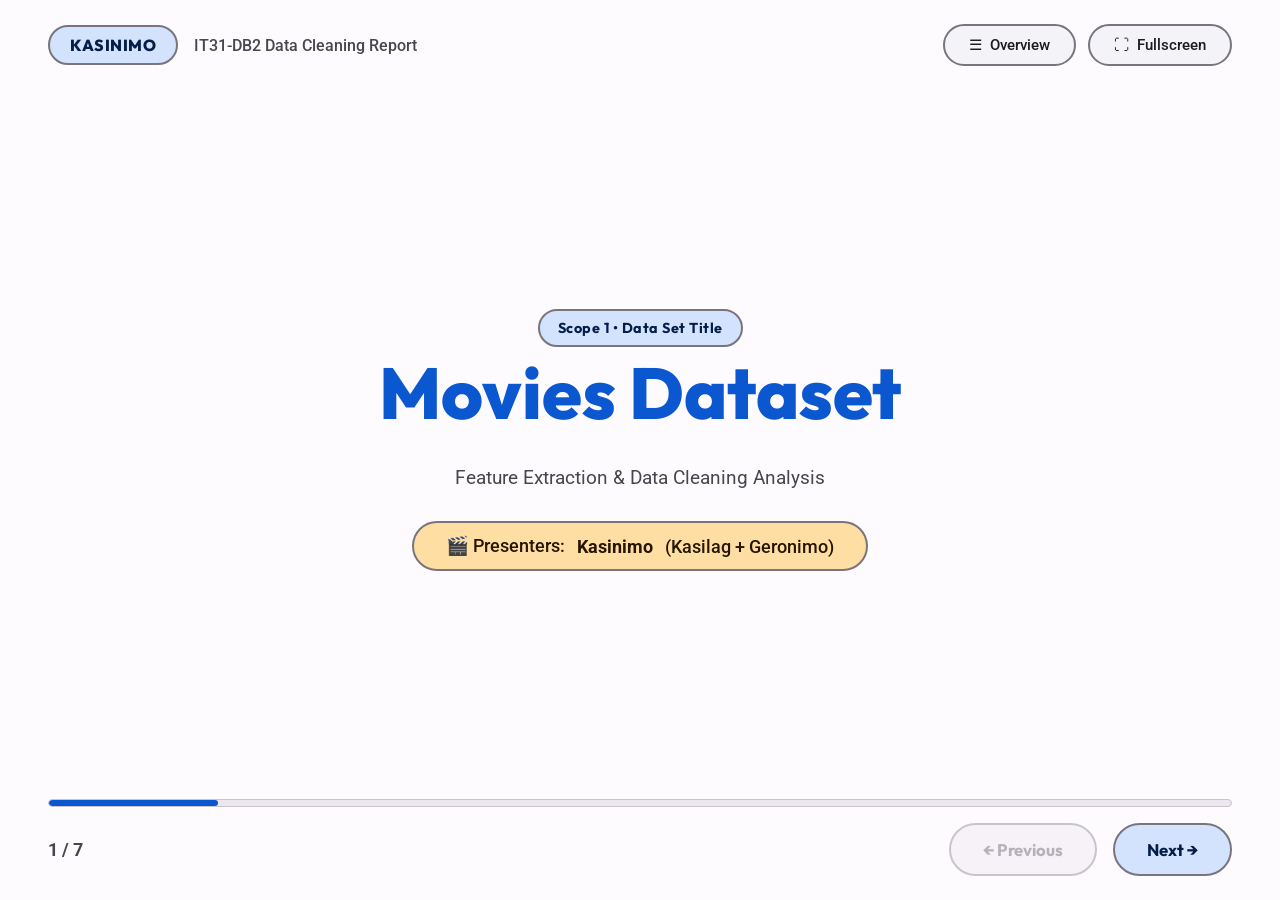
<file: index.html>
<!DOCTYPE html>
<html lang="en">
<head>
    <meta charset="utf-8">
    <meta name="viewport" content="width=device-width, initial-scale=1.0">
    <title>Movies Dataset - Data Cleaning & EDA Presentation</title>
    <link rel="stylesheet" href="styles.css">
</head>
<body>
    <div class="presentation-container">
        <!-- Top Navigation Bar -->
        <div class="top-bar">
            <div class="brand-badge">
                <span class="brand-logo">KASINIMO</span>
                <span class="brand-title">IT31-DB2 Data Cleaning Report</span>
            </div>
            <div class="top-controls">
                <button class="icon-btn" id="overview-btn" title="Slide Overview (Press O)">
                    <span>☰</span> Overview
                </button>
                <button class="icon-btn" id="fullscreen-btn" title="Toggle Fullscreen (Press F)">
                    <span>⛶</span> Fullscreen
                </button>
            </div>
        </div>

        <!-- Slide Viewport -->
        <div class="slide-viewport">

            <!-- Slide 1: Scope 1 - Data Set Title -->
            <div class="slide active">
                <div class="slide-card hero-slide">
                    <span class="scope-badge">Scope 1 • Data Set Title</span>
                    <h1 class="main-title">Movies Dataset</h1>
                    <p class="slide-subtitle">Feature Extraction & Data Cleaning Analysis</p>

                    <div class="wordplay-pill">
                        <span>🎬 Presenters:</span>
                        <strong>Kasinimo</strong> (Kasilag + Geronimo)
                    </div>
                </div>
            </div>

            <!-- Slide 2: Scope 2 - Data Acquisition -->
            <div class="slide">
                <div class="slide-card">
                    <div class="slide-header">
                        <div>
                            <span class="scope-badge">Scope 2 • Data Acquisition</span>
                            <h2 class="slide-title">How Data Was Acquired</h2>
                        </div>
                    </div>
                    <div class="grid-2">
                        <div class="card-box">
                            <h3>📦 Data Source</h3>
                            <p style="margin-top:10px; color:var(--text-muted);">
                                The raw movie dataset (<code>movies.csv</code>) was obtained from Kaggle's public repository for movie feature extraction and prediction tasks.
                            </p>
                        </div>
                        <div class="card-box">
                            <h3>🐍 Environment & Tools</h3>
                            <ul class="classroom-list" style="margin-top:10px;">
                                <li>
                                    <span class="list-icon">📓</span>
                                    <div><strong>Jupyter Notebook:</strong> Executed in Google Colab environment for reproducible data wrangling.</div>
                                </li>
                                <li>
                                    <span class="list-icon">🐼</span>
                                    <div><strong>Pandas & NumPy:</strong> Primary libraries utilized for automated data cleaning and structural transforms.</div>
                                </li>
                            </ul>
                        </div>
                    </div>
                </div>
            </div>

            <!-- Slide 3: Scope 3 - Present Data Set -->
            <div class="slide">
                <div class="slide-card">
                    <div class="slide-header">
                        <div>
                            <span class="scope-badge">Scope 3 • Present Data Set</span>
                            <h2 class="slide-title">Dataset Overview & Features</h2>
                        </div>
                    </div>
                    <div class="grid-2">
                        <div class="classroom-list">
                            <div class="card-box highlight">
                                <span class="stat-number">9,999</span>
                                <div class="stat-desc">Total Movie & Show Records</div>
                                <div class="stat-sub">Raw initial entries prior to cleaning</div>
                            </div>
                            <div class="card-box" style="margin-top:16px;">
                                <h4>Key Attributes Analyzed:</h4>
                                <p style="font-size:0.95rem; color:var(--text-muted); margin-top:8px;">
                                    <code>MOVIES</code> (Title), <code>YEAR</code> (Release Date), <code>GENRE</code> (Categories), <code>RATING</code> (Imdb Score), <code>VOTES</code> (Audience Count), and <code>Gross</code> (Revenue in Millions).
                                </p>
                            </div>
                        </div>
                        <div class="visual-aid">
                            <img src="assets/year_distribution.png" alt="Timeline Distribution Chart">
                        </div>
                    </div>
                </div>
            </div>

            <!-- Slide 4: Scope 4 - Process to Clean (Issues Identified) -->
            <div class="slide">
                <div class="slide-card">
                    <div class="slide-header">
                        <div>
                            <span class="scope-badge">Scope 4 • Process to Clean</span>
                            <h2 class="slide-title">Identifying Missing & Duplicate Data</h2>
                        </div>
                    </div>
                    <div class="grid-3">
                        <div class="card-box alert">
                            <span class="stat-number danger">431</span>
                            <div class="stat-desc">Duplicate Rows Identified</div>
                            <div class="stat-sub">Removed using <code>df.drop_duplicates()</code></div>
                        </div>
                        <div class="card-box alert">
                            <span class="stat-number danger">9,539</span>
                            <div class="stat-desc">Nulls in Gross Revenue</div>
                            <div class="stat-sub">Over 95% missing revenue data points</div>
                        </div>
                        <div class="card-box alert">
                            <span class="stat-number danger">1,820</span>
                            <div class="stat-desc">Missing Ratings & Votes</div>
                            <div class="stat-sub">Dropped rows lacking essential target metrics</div>
                        </div>
                    </div>
                    <div style="margin-top:20px;" class="visual-aid">
                        <img src="assets/missing_data.png" alt="Missing Data Availability Chart">
                    </div>
                </div>
            </div>

            <!-- Slide 5: Scope 5 - Tools & Methods Used for Cleaning -->
            <div class="slide">
                <div class="slide-card">
                    <div class="slide-header">
                        <div>
                            <span class="scope-badge">Scope 5 • Cleaning Methods</span>
                            <h2 class="slide-title">Methods & Tools Used to Clean</h2>
                        </div>
                    </div>
                    <ul class="classroom-list">
                        <li>
                            <span class="list-icon">🔍</span>
                            <div>
                                <strong>Regex Year Extraction:</strong> Extracted exact 4-digit years from messy strings like <code>(2021– )</code> or <code>(2010–2022)</code> using regex pattern <code>r'(\d{4})'</code>.
                            </div>
                        </li>
                        <li>
                            <span class="list-icon">🧹</span>
                            <div>
                                <strong>Numeric Formatting:</strong> Stripped commas <code>,</code> from <code>VOTES</code> and removed <code>$</code> and <code>M</code> symbols from <code>Gross</code> revenue strings before numeric conversion.
                            </div>
                        </li>
                        <li>
                            <span class="list-icon">💥</span>
                            <div>
                                <strong>Genre Exploding:</strong> Splitted multi-genre values (e.g., <code>"Action, Adventure"</code>) with <code>.str.split(',')</code> and used pandas <code>.explode()</code> to create dedicated row entries for clean grouping.
                            </div>
                        </li>
                    </ul>
                </div>
            </div>

            <!-- Slide 6: Scope 6 - After Cleaning -->
            <div class="slide">
                <div class="slide-card">
                    <div class="slide-header">
                        <div>
                            <span class="scope-badge">Scope 6 • After Cleaning</span>
                            <h2 class="slide-title">Post-Cleaning State</h2>
                        </div>
                    </div>
                    <div class="grid-2">
                        <div class="card-box success">
                            <span class="stat-number success">8,157</span>
                            <div class="stat-desc">Clean Usable Movies</div>
                            <div class="stat-sub">Saved as <code>Cleaned_Dataset.csv</code></div>
                        </div>
                        <div class="card-box">
                            <h3>Readiness for Machine Learning</h3>
                            <ul class="classroom-list" style="margin-top:12px;">
                                <li>
                                    <span class="list-icon">✅</span>
                                    <div>All numeric columns (<code>YEAR</code>, <code>VOTES</code>, <code>Gross</code>) properly typed.</div>
                                </li>
                                <li>
                                    <span class="list-icon">✅</span>
                                    <div>Exploded genre table yields 18,484 clean row instances for accurate feature extraction.</div>
                                </li>
                            </ul>
                        </div>
                    </div>
                </div>
            </div>

            <!-- Slide 7: Scope 7 - Conclusion -->
            <div class="slide">
                <div class="slide-card">
                    <div class="slide-header">
                        <div>
                            <span class="scope-badge">Scope 7 • Conclusion</span>
                            <h2 class="slide-title">Exploratory Findings & Top Genres</h2>
                        </div>
                    </div>
                    <div class="grid-2">
                        <div class="visual-aid">
                            <img src="assets/top_genres.png" alt="Top Performing Genres Chart">
                        </div>
                        <div class="card-box">
                            <h3>Key EDA Insights:</h3>
                            <p style="margin-top:10px; color:var(--text-muted); line-height:1.6;">
                                Normalized rating & gross revenue on a 0–1 scale to calculate a combined performance score. 
                            </p>
                            <div style="margin-top:16px;">
                                <div style="font-weight:700; color:var(--success);">🏆 Top Performing Genres:</div>
                                <div style="display:flex; gap:10px; margin-top:8px;">
                                    <span class="scope-badge" style="background:rgba(16,185,129,0.2); border-color:var(--success); color:#34d399;">Musical</span>
                                    <span class="scope-badge" style="background:rgba(16,185,129,0.2); border-color:var(--success); color:#34d399;">Adventure</span>
                                    <span class="scope-badge" style="background:rgba(16,185,129,0.2); border-color:var(--success); color:#34d399;">Animation</span>
                                </div>
                            </div>
                        </div>
                    </div>
                </div>
            </div>

        </div>

        <!-- Bottom Controls Bar -->
        <div class="bottom-bar">
            <div class="progress-track">
                <div class="progress-bar" id="progress-bar"></div>
            </div>
            <div class="controls-row">
                <span class="slide-indicator" id="slide-indicator">Slide 1 / 7</span>
                <div class="nav-buttons">
                    <button class="nav-btn" id="prev-btn">← Previous</button>
                    <button class="nav-btn" id="next-btn">Next →</button>
                </div>
            </div>
        </div>
    </div>

    <!-- Slide Overview Modal -->
    <div class="modal" id="overview-modal">
        <div class="modal-header">
            <h2>Select Slide</h2>
            <button class="icon-btn" id="close-overview">✕ Close</button>
        </div>
        <div class="overview-grid" id="overview-grid"></div>
    </div>

    <script src="app.js"></script>
</body>
</html>
</file>
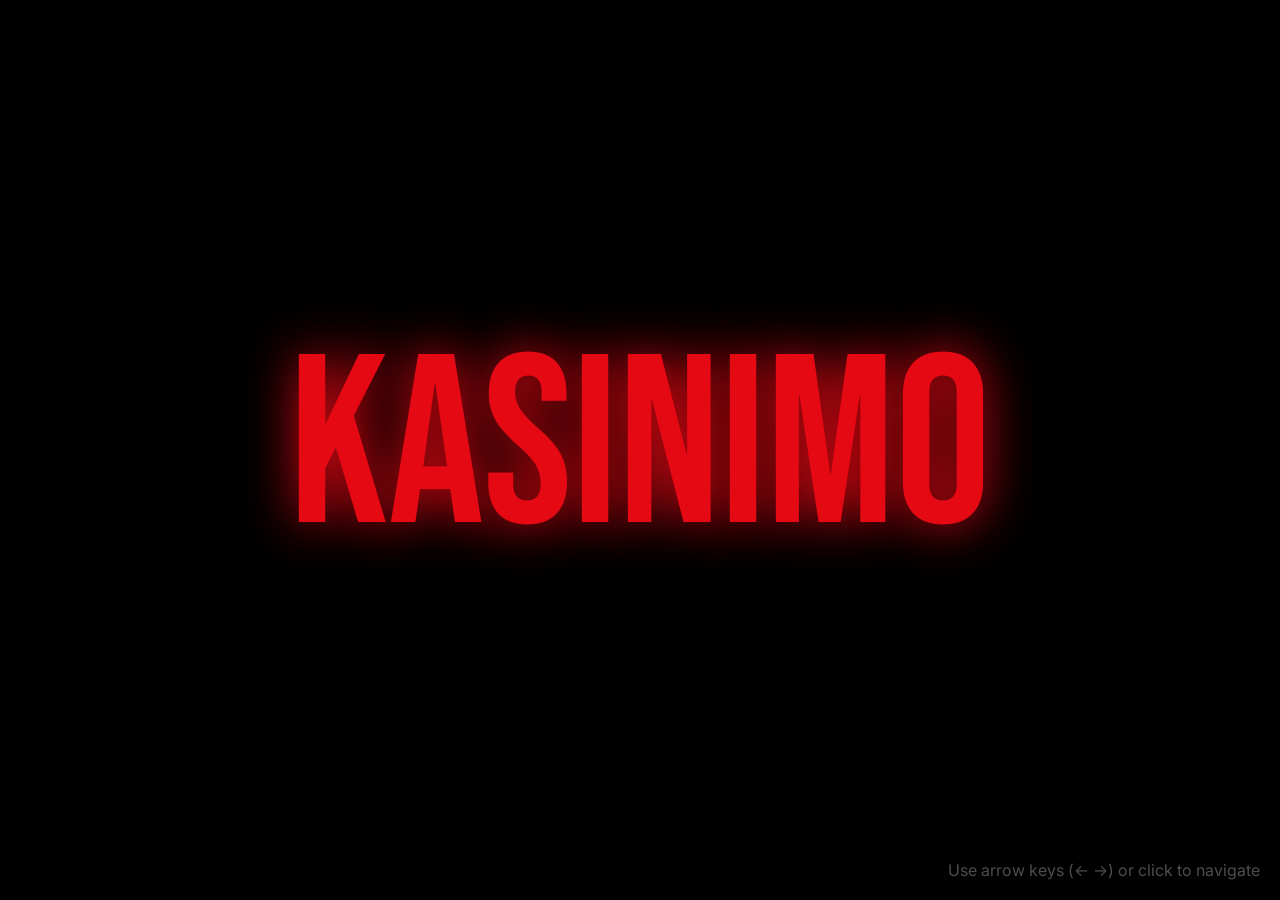
<file: slides/presentation.html>
<!DOCTYPE html>
<html lang="en">
<head>
    <meta charset="UTF-8">
    <title>Movies Data Cleaning</title>
    <link href="https://fonts.googleapis.com/css2?family=Bebas+Neue&family=Inter:wght@300;400;700&display=swap" rel="stylesheet">
    <style>
        :root { --netflix-red: #E50914; --dark-bg: #141414; }
        body { margin: 0; background-color: var(--dark-bg); color: #fff; font-family: 'Inter', sans-serif; overflow: hidden; }
        .slide { display: none; width: 100vw; height: 100vh; padding: 4rem 8rem; box-sizing: border-box; flex-direction: column; justify-content: center; position: absolute; top: 0; left: 0; z-index: 2; }
        .slide.active { display: flex; animation: fadein 0.8s ease-out forwards; }
        @keyframes fadein { from { opacity: 0; transform: scale(0.98); } to { opacity: 1; transform: scale(1); } }
        
        .bg-layer { position: absolute; top: 0; left: 0; width: 100%; height: 100%; z-index: 1; opacity: 0.15; object-fit: cover; filter: blur(5px) grayscale(50%); transition: opacity 1s; }
        .bg-gradient { position: absolute; top: 0; left: 0; width: 100%; height: 100%; z-index: 1; background: linear-gradient(to top, rgba(20,20,20,1) 10%, rgba(20,20,20,0.4) 100%); }
        
        h1, h2, h3 { font-family: 'Bebas Neue', cursive; color: #fff; margin-bottom: 1rem; letter-spacing: 2px; text-transform: uppercase; }
        h1 { font-size: 7rem; line-height: 0.9; margin-bottom: 0.5rem; text-shadow: 2px 2px 10px rgba(0,0,0,0.8); }
        h1 span { color: var(--netflix-red); }
        h2 { font-size: 4rem; color: var(--netflix-red); border-bottom: 2px solid var(--netflix-red); display: inline-block; padding-bottom: 0.5rem; }
        p, li { font-size: 1.5rem; line-height: 1.6; color: #ccc; font-weight: 300; }
        
        .flex-layout { display: flex; gap: 4rem; align-items: center; height: 100%; }
        .flex-col { flex: 1; }
        
        .code-box { background-color: rgba(0,0,0,0.7); padding: 1.5rem; border-radius: 8px; font-family: monospace; font-size: 1.1rem; color: #00ff00; border-left: 4px solid var(--netflix-red); white-space: pre; overflow-x: auto; box-shadow: 0 10px 30px rgba(0,0,0,0.5); backdrop-filter: blur(10px); }
        
        .poster-grid { display: grid; grid-template-columns: repeat(3, 1fr); gap: 1rem; perspective: 1000px; }
        .poster { width: 100%; border-radius: 8px; box-shadow: 0 10px 20px rgba(0,0,0,0.8); transition: transform 0.4s cubic-bezier(0.175, 0.885, 0.32, 1.275); cursor: pointer; }
        .poster:hover { transform: scale(1.1) translateZ(50px); z-index: 10; border: 2px solid var(--netflix-red); }
        
        .metrics-container { display: flex; gap: 2rem; margin-top: 2rem; }
        .metric { background-color: rgba(20,20,20,0.8); padding: 2rem; border-radius: 12px; text-align: center; flex: 1; border: 1px solid #333; transition: transform 0.3s; }
        .metric:hover { transform: translateY(-10px); border-color: var(--netflix-red); }
        .metric-value { font-size: 5rem; font-family: 'Bebas Neue', cursive; color: var(--netflix-red); text-shadow: 0 0 20px rgba(229, 9, 20, 0.5); }
        
        .nav-hint { position: fixed; bottom: 20px; right: 20px; font-size: 1rem; color: rgba(255,255,255,0.3); z-index: 100; }
        table { width: 100%; border-collapse: collapse; margin-top: 1rem; font-size: 1.2rem; background: rgba(0,0,0,0.6); border-radius: 8px; overflow: hidden; }
        th, td { border-bottom: 1px solid #333; padding: 15px; text-align: left; }
        .intro-container { display: flex; width: 100vw; height: 100vh; background-color: #000; justify-content: center; align-items: center; position: absolute; top: 0; left: 0; z-index: 100; flex-direction: column; }
        .kasinimo-logo { font-family: 'Bebas Neue', cursive; font-size: 15rem; color: var(--netflix-red); text-shadow: 0 0 50px var(--netflix-red); animation: netflixZoom 4s cubic-bezier(0.1, 0.9, 0.2, 1) forwards; }
        @keyframes netflixZoom { 0% { transform: scale(5); opacity: 0; } 10% { opacity: 1; } 100% { transform: scale(1); opacity: 1; } }
        .intro-container.fade-out { animation: fadeOutIntro 1s ease forwards; }
        @keyframes fadeOutIntro { to { opacity: 0; visibility: hidden; } }
    </style>
</head>
<body>

    <!-- Netflix Intro -->
    <div class="intro-container" id="netflix-intro">
        <div class="kasinimo-logo">KASINIMO</div>
    </div>

    <img src="assets/Blood_Red_Sky.jpg" class="bg-layer" id="bg-img" alt="Background">
    <div class="bg-gradient"></div>

    <!-- Slide 1: Title & Acquisition -->
    <div class="slide">
        <div class="flex-layout">
            <div class="flex-col">
                <h1>Data Cleaning<br><span>The Series</span></h1>
                <p>A comprehensive pipeline for identifying and handling messy data in entertainment datasets.</p>
                <div style="margin-top: 3rem; background: rgba(0,0,0,0.5); padding: 2rem; border-left: 5px solid var(--netflix-red); border-radius: 0 10px 10px 0;">
                    <h3 style="color: #fff; margin:0 0 10px 0; font-size: 2rem;">Dataset Details</h3>
                    <ul style="list-style: none; padding: 0; margin: 0;">
                        <li><strong style="color: var(--netflix-red);">Title:</strong> movies.csv</li>
                        <li><strong style="color: var(--netflix-red);">Acquisition:</strong> Downloaded from Kaggle</li>
                    </ul>
                </div>
            </div>
            <div class="flex-col poster-grid">
                <img src="assets/Blood_Red_Sky.jpg" class="poster" alt="Movie">
                <img src="assets/Army_of_Thieves.jpg" class="poster" alt="Movie" style="transform: translateY(20px);">
                <img src="assets/Blood_Red_Sky.jpg" class="poster" alt="Movie" style="filter: hue-rotate(90deg);">
            </div>
        </div>
    </div>

    <!-- Slide 2: Present Dataset -->
    <div class="slide">
        <h2>S01E01: The Messy Truth</h2>
        <div class="flex-layout">
            <div class="flex-col">
                <p>Before any analysis can begin, we must uncover the hidden anomalies. Our initial inspection focused on finding the exact gaps in our 9,999 entries.</p>
                <p>By leveraging pandas, we mapped the topology of missing values across crucial columns like Year and Rating.</p>
            </div>
            <div class="flex-col">
                <div class="code-box">
# The hunt for missing values begins
import pandas as pd
df = pd.read_csv("movies.csv")

df.isnull().sum()
> MOVIES         0
> YEAR         644
> RATING      1820...
                </div>
            </div>
        </div>
    </div>

    <!-- Slide 3: Cleaning Processes (Duplicates) -->
    <div class="slide">
        <h2>S01E02: Cloning Error</h2>
        <div class="flex-layout">
            <div class="flex-col">
                <div class="code-box">
# Purging the system of clones
df_clean = df.drop_duplicates()

print("Duplicate rows:", df.duplicated().sum())
> Duplicate rows: 431
                </div>
            </div>
            <div class="flex-col">
                <p>We identified a massive influx of duplicate entries—431 exact clones skewing the dataset.</p>
                <p>Using built-in deduplication methods, we instantly purged these anomalies, restoring balance to the initial rows.</p>
            </div>
        </div>
    </div>

    <!-- Slide 4: Cleaning Processes (Missing Values) -->
    <div class="slide">
        <h2>S01E03: The Rating Purge</h2>
        <p>A movie without a rating is useless to our "Highly Rated" analysis. We made the hard decision to drop any entity lacking a RATING.</p>
        <div class="flex-layout">
            <div class="flex-col poster-grid" style="grid-template-columns: repeat(2, 1fr);">
                <img src="assets/Army_of_Thieves.jpg" class="poster" alt="Movie">
                <div style="display:flex; align-items:center; justify-content:center; border: 2px dashed #333; border-radius: 8px; color: #666;">
                    Data Purged
                </div>
            </div>
            <div class="flex-col">
                <div class="code-box">
# Executing the final purge
df_clean = df_clean.dropna(subset=['RATING'])
print("Shape after cleaning:", df_clean.shape)

> Shape after cleaning: (8157, 12)
                </div>
            </div>
        </div>
    </div>

    <!-- Slide 5: After Cleaning -->
    <div class="slide">
        <h2>Season Finale: Metrics</h2>
        <div class="metrics-container">
            <div class="metric">
                <div style="font-weight:700; text-transform:uppercase;">Raw Rows</div>
                <div class="metric-value">9,999</div>
            </div>
            <div class="metric">
                <div style="font-weight:700; text-transform:uppercase;">Cleaned Rows</div>
                <div class="metric-value">8,157</div>
            </div>
            <div class="metric" style="border-color: var(--netflix-red);">
                <div style="font-weight:700; text-transform:uppercase; color: #fff;">Anomalies Purged</div>
                <div class="metric-value">1,842</div>
            </div>
        </div>
        <div style="margin-top: 2rem;">
            <table>
                <tr><th>MOVIES</th><th>YEAR</th><th>GENRE</th><th>RATING</th></tr>
                <tr><td>Blood Red Sky</td><td>2021</td><td>Action, Horror</td><td>6.1</td></tr>
                <tr><td>The Walking Dead</td><td>2010</td><td>Drama, Horror</td><td>8.2</td></tr>
                <tr><td>Rick and Morty</td><td>2013</td><td>Animation, Adventure</td><td>9.2</td></tr>
            </table>
        </div>
    </div>

    <!-- Slide 6: Conclusion -->
    <div class="slide" style="align-items: center; text-align: center;">
        <h1 style="font-size: 8rem; margin-top: 0;">Conclusion</h1>
        <p style="max-width: 800px; font-size: 1.8rem; margin: 2rem 0;">The <strong>movies.csv</strong> dataset has been successfully scrubbed, reducing noise from duplicates and resolving fatal missing values.</p>
        <p style="max-width: 800px; font-size: 1.8rem;">The data is now pristine, ready for advanced Exploratory Data Analysis to uncover the next highly rated blockbuster.</p>
        <h2 style="margin-top: 4rem; border: none; font-size: 6rem;">Fin.</h2>
    </div>

    <!-- Slide 7: Analysis -->
    <div class="slide">
        <h2>S02E01: The True Blockbusters</h2>
        <div class="flex-layout">
            <div class="flex-col">
                <p style="font-size: 1.8rem; color: #fff; margin-bottom: 2rem;">By fusing normalized gross profits with audience ratings, the data reveals the definitive answer to the ultimate question.</p>
                
                <div style="background: rgba(229, 9, 20, 0.1); border-left: 5px solid var(--netflix-red); padding: 1.5rem; margin-bottom: 1.5rem;">
                    <h3 style="margin: 0 0 10px 0; font-size: 2.5rem; color: var(--netflix-red);">#1 The Undisputed King: Musicals</h3>
                    <p style="margin: 0; font-size: 1.4rem;">With a towering combined score of <strong>0.875</strong>, Musicals dominate the industry. They uniquely marry high box-office gross with critical acclaim, proving to be the most lucrative and beloved genre.</p>
                </div>

                <div style="background: rgba(255, 255, 255, 0.05); border-left: 5px solid #888; padding: 1.5rem;">
                    <h3 style="margin: 0 0 10px 0; font-size: 2rem; color: #ccc;">The Runners-Up</h3>
                    <p style="margin: 0; font-size: 1.3rem;"><strong>Adventure (0.805)</strong> and <strong>Animation (0.709)</strong> follow closely behind. These genres rely on spectacle and family-friendly appeal, securing massive global audiences and consistent high ratings.</p>
                </div>
            </div>
            <div class="flex-col poster-grid" style="grid-template-columns: repeat(2, 1fr); max-height: 70vh; gap: 1rem;">
                <img src="assets/La_La_Land.jpg" class="poster" style="height: 35vh; object-fit: cover;" alt="Musical">
                <img src="assets/Interstellar.jpg" class="poster" style="height: 35vh; object-fit: cover;" alt="Adventure">
                <img src="assets/Spider-Man.jpg" class="poster" style="height: 35vh; object-fit: cover;" alt="Animation">
                <img src="assets/The_Dark_Knight.jpg" class="poster" style="height: 35vh; object-fit: cover;" alt="Action">
            </div>
        </div>
    </div>

    <div class="nav-hint">Use arrow keys (← →) or click to navigate</div>

    <script>
        const slides = document.querySelectorAll('.slide');
        const bgImg = document.getElementById('bg-img');
        const backgrounds = ['assets/Blood_Red_Sky.jpg', 'assets/Army_of_Thieves.jpg', 'assets/Blood_Red_Sky.jpg', 'assets/The_Walking_Dead.jpg', 'assets/Rick_and_Morty.jpg', 'assets/Blood_Red_Sky.jpg', 'assets/Interstellar.jpg'];
        let currentSlide = 0;

        const intro = document.getElementById('netflix-intro');
        setTimeout(() => {
            intro.classList.add('fade-out');
            setTimeout(() => {
                showSlide(0);
            }, 1000);
        }, 4000);

        function showSlide(index) {
            slides.forEach(s => s.classList.remove('active'));
            slides[index].classList.add('active');
            
            // Swap background gently
            if(backgrounds[index % backgrounds.length]) {
                bgImg.style.opacity = 0;
                setTimeout(() => {
                    bgImg.src = backgrounds[index % backgrounds.length];
                    bgImg.style.opacity = 0.15;
                }, 500);
            }
        }

        document.addEventListener('keydown', (e) => {
            if (e.key === 'ArrowRight' && currentSlide < slides.length - 1) {
                currentSlide++;
                showSlide(currentSlide);
            } else if (e.key === 'ArrowLeft' && currentSlide > 0) {
                currentSlide--;
                showSlide(currentSlide);
            }
        });

        document.addEventListener('click', (e) => {
            if (currentSlide < slides.length - 1) {
                currentSlide++;
                showSlide(currentSlide);
            }
        });
    </script>
</body>
</html>
</file>
<file: styles.css>
@import url('https://fonts.googleapis.com/css2?family=Roboto:wght@400;500;700&family=Outfit:wght@400;600;800&display=swap');

:root {
    /* Material 3 Light Theme Colors */
    --md-bg: #FEFBFF;
    --md-surface: #F4F3F7;
    --md-surface-container: #ECE6F0;
    
    /* Google Core Colors (Tonal Equivalents) */
    --md-primary: #0B57D0; /* Google Blue */
    --md-primary-container: #D3E3FD;
    --md-on-primary-container: #041E49;
    
    --md-error: #B3261E; /* Google Red */
    --md-error-container: #F9DEDC;
    --md-on-error-container: #410E0B;
    
    --md-success: #146C2E; /* Google Green */
    --md-success-container: #C4EED0;
    --md-on-success-container: #072711;
    
    --md-warning: #935D00; /* Google Yellow */
    --md-warning-container: #FFDEA4;
    --md-on-warning-container: #261600;

    /* Text & Outlines */
    --md-text-main: #1D1B20;
    --md-text-muted: #49454F;
    --md-outline: #79747E;
    --md-outline-variant: #CAC4D0;

    /* Typography */
    --font-heading: 'Outfit', 'Roboto', sans-serif;
    --font-body: 'Roboto', sans-serif;
    --font-mono: monospace;
}

* {
    box-sizing: border-box;
    margin: 0;
    padding: 0;
}

body {
    font-family: var(--font-body);
    background-color: var(--md-bg);
    color: var(--md-text-main);
    overflow: hidden;
    height: 100vh;
    width: 100vw;
}

/* Presentation Container */
.presentation-container {
    position: relative;
    width: 100vw;
    height: 100vh;
    display: flex;
    flex-direction: column;
    justify-content: space-between;
}

/* Top Bar */
.top-bar {
    position: absolute;
    top: 0;
    left: 0;
    width: 100%;
    padding: 24px 48px;
    display: flex;
    justify-content: space-between;
    align-items: center;
    z-index: 100;
    background: transparent;
}

.brand-badge {
    display: flex;
    align-items: center;
    gap: 16px;
}

.brand-logo {
    background: var(--md-primary-container);
    color: var(--md-on-primary-container);
    font-family: var(--font-heading);
    font-weight: 800;
    padding: 8px 20px;
    border-radius: 100px;
    font-size: 1rem;
    letter-spacing: 0.5px;
    border: 2px solid var(--md-outline);
}

.brand-title {
    font-size: 1rem;
    color: var(--md-text-muted);
    font-weight: 500;
}

.top-controls {
    display: flex;
    gap: 12px;
}

.icon-btn {
    background: var(--md-surface);
    border: 2px solid var(--md-outline);
    color: var(--md-text-main);
    padding: 10px 24px;
    border-radius: 100px;
    font-size: 0.95rem;
    font-weight: 500;
    cursor: pointer;
    transition: all 0.2s ease;
    display: flex;
    align-items: center;
    gap: 8px;
    font-family: var(--font-body);
}

.icon-btn:hover {
    background: var(--md-surface-container);
    border-color: var(--md-text-main);
}

/* Slide viewport */
.slide-viewport {
    position: relative;
    flex: 1;
    width: 100%;
    height: 100%;
    display: flex;
    align-items: center;
    justify-content: center;
    padding: 0;
}

/* Slide Cards */
.slide {
    position: absolute;
    width: 100%;
    max-width: none;
    height: 100%;
    max-height: none;
    opacity: 0;
    visibility: hidden;
    transform: scale(0.98);
    transition: opacity 0.3s ease, transform 0.3s ease;
    display: flex;
    flex-direction: column;
    justify-content: center;
}

.slide.active {
    opacity: 1;
    visibility: visible;
    transform: scale(1);
    z-index: 10;
}

.slide.prev, .slide.next {
    opacity: 0;
}

/* Slide Content Card */
.slide-card {
    background: var(--md-surface);
    border: none;
    border-radius: 0;
    padding: 100px 60px 120px 60px;
    height: 100%;
    display: flex;
    flex-direction: column;
    overflow-y: auto;
    position: relative;
}

/* Typography & Content Layout */
.slide-header {
    margin-bottom: 32px;
    display: flex;
    align-items: center;
    justify-content: space-between;
}

.scope-badge {
    display: inline-flex;
    align-items: center;
    gap: 8px;
    background: var(--md-primary-container);
    border: 2px solid var(--md-outline);
    color: var(--md-on-primary-container);
    font-size: 0.9rem;
    font-weight: 700;
    padding: 8px 18px;
    border-radius: 100px;
    letter-spacing: 0.5px;
    font-family: var(--font-heading);
}

.slide-title {
    font-family: var(--font-heading);
    font-size: 2.8rem;
    font-weight: 800;
    line-height: 1.2;
    color: var(--md-text-main);
    margin-top: 24px;
}

.slide-subtitle {
    font-size: 1.2rem;
    color: var(--md-text-muted);
    margin-top: 12px;
    font-weight: 400;
}

/* Grids & Feature Layouts */
.grid-2 {
    display: grid;
    grid-template-columns: 1fr 1fr;
    gap: 32px;
    align-items: center;
    flex: 1;
}

.grid-3 {
    display: grid;
    grid-template-columns: repeat(3, 1fr);
    gap: 28px;
    align-items: stretch;
    flex: 1;
}

.card-box {
    background: var(--md-bg);
    border: 2px solid var(--md-outline);
    border-radius: 24px;
    padding: 32px;
    transition: all 0.2s ease;
    display: flex;
    flex-direction: column;
    justify-content: center;
}

.card-box:hover {
    background: var(--md-surface-container);
    border-color: var(--md-text-main);
}

.card-box.alert {
    border-color: var(--md-outline);
    background: var(--md-error-container);
}

.card-box.success {
    border-color: var(--md-outline);
    background: var(--md-success-container);
}

.card-box.highlight {
    border-color: var(--md-outline);
    background: var(--md-primary-container);
}

.stat-number {
    font-size: 4rem;
    font-weight: 800;
    color: var(--md-on-primary-container);
    line-height: 1;
    font-family: var(--font-heading);
}

.stat-number.danger { color: var(--md-on-error-container); }
.stat-number.success { color: var(--md-on-success-container); }

.stat-desc {
    font-size: 1.2rem;
    font-weight: 700;
    color: var(--md-text-main);
    margin-top: 16px;
    font-family: var(--font-heading);
}

.stat-sub {
    font-size: 0.95rem;
    color: var(--md-text-muted);
    margin-top: 8px;
}

/* Classroom Visual Aids (Images / Diagrams) */
.visual-aid {
    background: var(--md-bg);
    border: 2px solid var(--md-outline);
    border-radius: 24px;
    overflow: hidden;
    display: flex;
    align-items: center;
    justify-content: center;
    padding: 16px;
    max-height: 400px;
}

.visual-aid img {
    max-width: 100%;
    max-height: 360px;
    object-fit: contain;
    display: block;
}

/* Bullet List Presentation */
.classroom-list {
    list-style: none;
    display: flex;
    flex-direction: column;
    gap: 20px;
}

.classroom-list li {
    display: flex;
    align-items: flex-start;
    gap: 20px;
    font-size: 1.15rem;
    line-height: 1.5;
    background: var(--md-bg);
    border: 2px solid var(--md-outline-variant);
    padding: 24px;
    border-radius: 24px;
}

.list-icon {
    font-size: 1.5rem;
    background: var(--md-primary-container);
    color: var(--md-on-primary-container);
    width: 48px;
    height: 48px;
    border-radius: 16px;
    display: flex;
    align-items: center;
    justify-content: center;
    flex-shrink: 0;
    border: 2px solid var(--md-outline);
}

code {
    font-family: var(--font-mono);
    background: var(--md-surface-container);
    color: var(--md-text-main);
    padding: 4px 10px;
    border-radius: 8px;
    font-size: 0.9em;
    border: 1px solid var(--md-outline-variant);
}

/* Title Slide Specifics */
.hero-slide {
    text-align: center;
    display: flex;
    flex-direction: column;
    align-items: center;
    justify-content: center;
    background: var(--md-bg);
}

.main-title {
    font-size: 4.5rem;
    font-weight: 800;
    color: var(--md-primary);
    margin-bottom: 16px;
    font-family: var(--font-heading);
}

.wordplay-pill {
    margin-top: 32px;
    display: inline-flex;
    align-items: center;
    gap: 12px;
    background: var(--md-warning-container);
    border: 2px solid var(--md-outline);
    padding: 12px 32px;
    border-radius: 100px;
    font-size: 1.15rem;
    font-weight: 500;
    color: var(--md-on-warning-container);
}

/* Bottom Presentation Bar */
.bottom-bar {
    position: absolute;
    bottom: 0;
    left: 0;
    width: 100%;
    padding: 24px 48px;
    z-index: 100;
    display: flex;
    flex-direction: column;
    gap: 16px;
    background: transparent;
}

.progress-track {
    width: 100%;
    height: 8px;
    background: var(--md-surface-container);
    border-radius: 4px;
    overflow: hidden;
    border: 1px solid var(--md-outline-variant);
}

.progress-bar {
    height: 100%;
    width: 0%;
    background: var(--md-primary);
    transition: width 0.3s ease;
    border-radius: 4px;
}

.controls-row {
    display: flex;
    justify-content: space-between;
    align-items: center;
}

.slide-indicator {
    font-size: 1.1rem;
    font-weight: 700;
    color: var(--md-text-muted);
    font-family: var(--font-body);
}

.nav-buttons {
    display: flex;
    gap: 16px;
}

.nav-btn {
    background: var(--md-primary-container);
    color: var(--md-on-primary-container);
    border: 2px solid var(--md-outline);
    padding: 14px 32px;
    border-radius: 100px;
    font-weight: 700;
    font-size: 1.05rem;
    cursor: pointer;
    transition: all 0.2s ease;
    display: flex;
    align-items: center;
    gap: 10px;
    font-family: var(--font-heading);
}

.nav-btn:hover:not(:disabled) {
    background: var(--md-primary);
    color: #fff;
    border-color: var(--md-primary);
}

.nav-btn:disabled {
    opacity: 0.4;
    cursor: not-allowed;
    background: var(--md-surface-container);
    color: var(--md-text-muted);
}

/* Modal Overview */
.modal {
    position: fixed;
    top: 0; left: 0; width: 100vw; height: 100vh;
    background: rgba(254, 251, 255, 0.9);
    backdrop-filter: blur(10px);
    z-index: 200;
    display: flex;
    flex-direction: column;
    padding: 60px;
    opacity: 0;
    pointer-events: none;
    transition: all 0.3s ease;
}

.modal.active {
    opacity: 1;
    pointer-events: auto;
}

.modal-header {
    display: flex;
    justify-content: space-between;
    align-items: center;
    margin-bottom: 40px;
}

.modal-header h2 {
    font-family: var(--font-heading);
    font-size: 2rem;
    color: var(--md-text-main);
}

.overview-grid {
    display: grid;
    grid-template-columns: repeat(auto-fill, minmax(320px, 1fr));
    gap: 24px;
    overflow-y: auto;
    flex: 1;
    padding-right: 16px;
}

.overview-item {
    background: var(--md-surface);
    border: 2px solid var(--md-outline-variant);
    border-radius: 24px;
    padding: 24px;
    cursor: pointer;
    transition: all 0.2s ease;
    display: flex;
    align-items: center;
    gap: 20px;
}

.overview-item:hover {
    border-color: var(--md-text-main);
    background: var(--md-surface-container);
}

.overview-item.active {
    border-color: var(--md-primary);
    background: var(--md-primary-container);
}

.overview-item .num {
    background: var(--md-bg);
    border: 2px solid var(--md-outline);
    color: var(--md-primary);
    font-weight: 800;
    width: 40px;
    height: 40px;
    border-radius: 12px;
    display: flex;
    align-items: center;
    justify-content: center;
    font-size: 1.1rem;
}

.overview-item .title {
    font-weight: 600;
    font-size: 1.1rem;
    color: var(--md-text-main);
}
</file>
